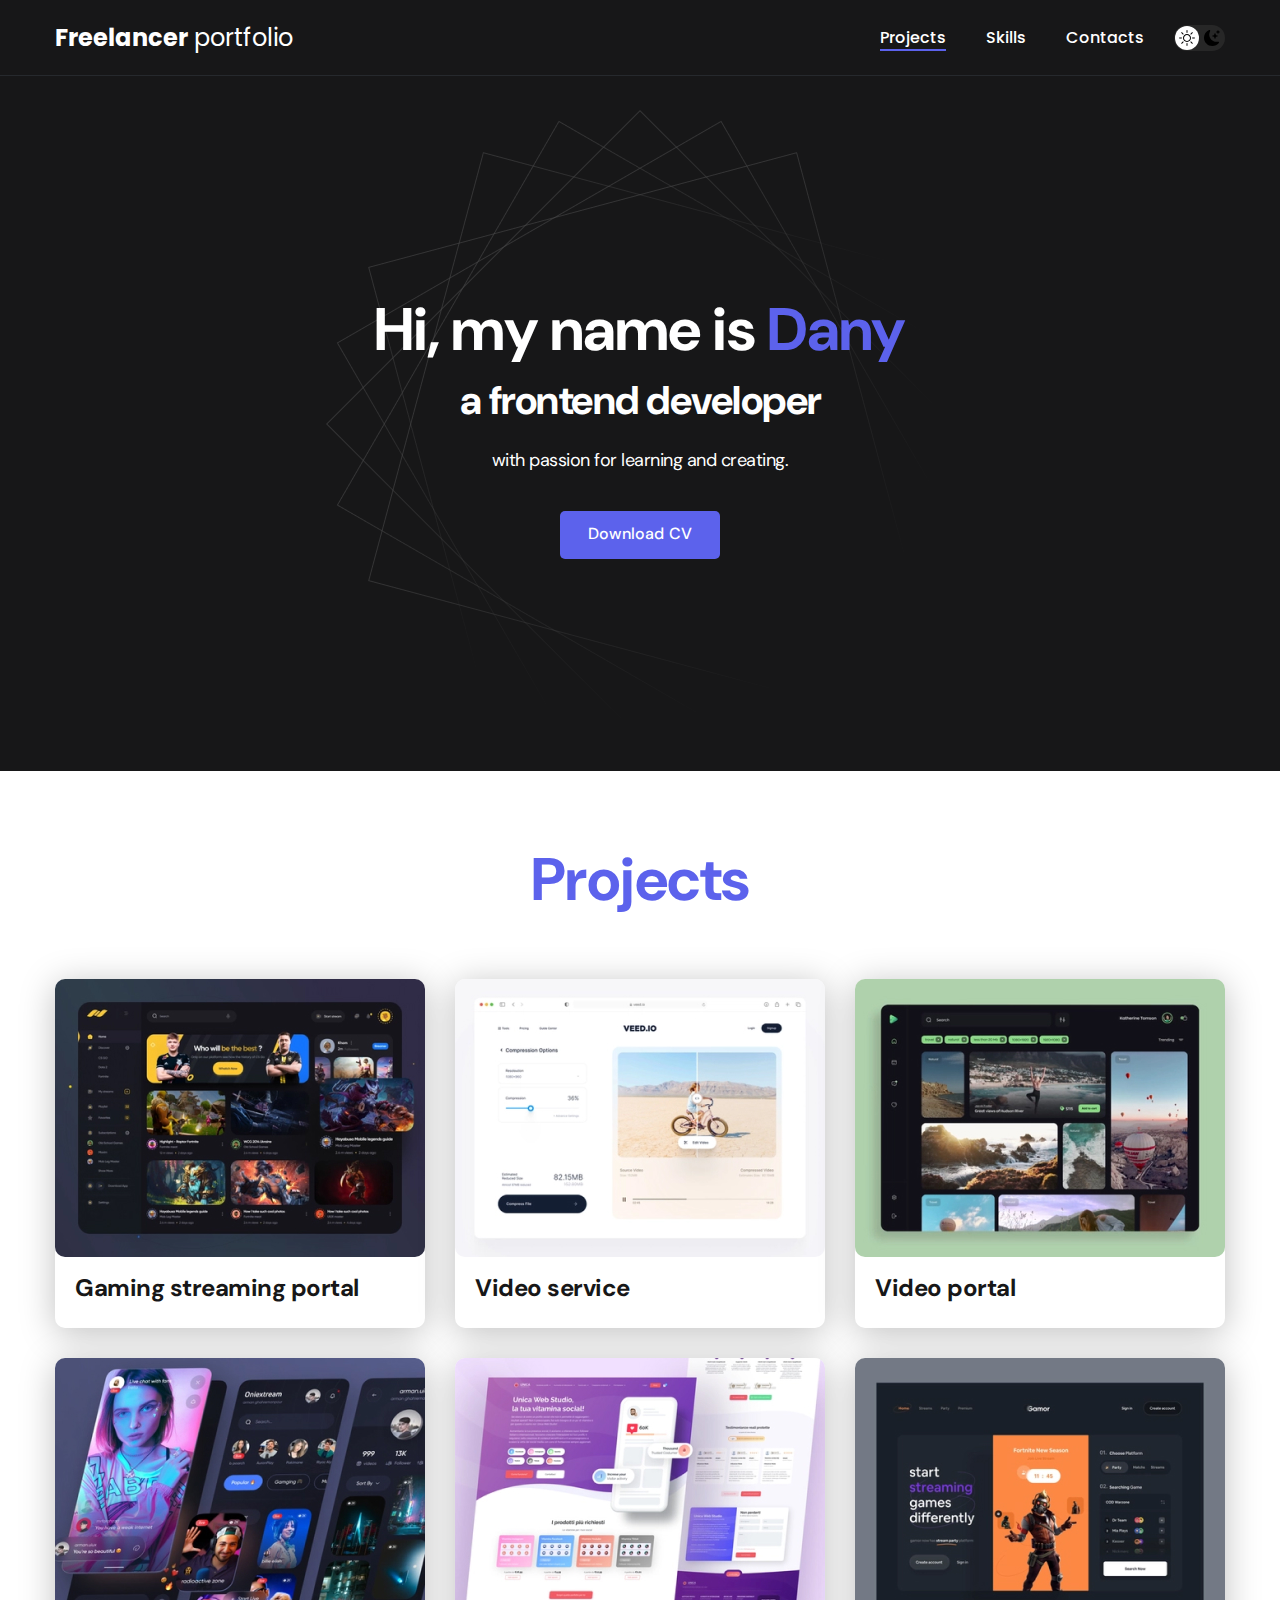
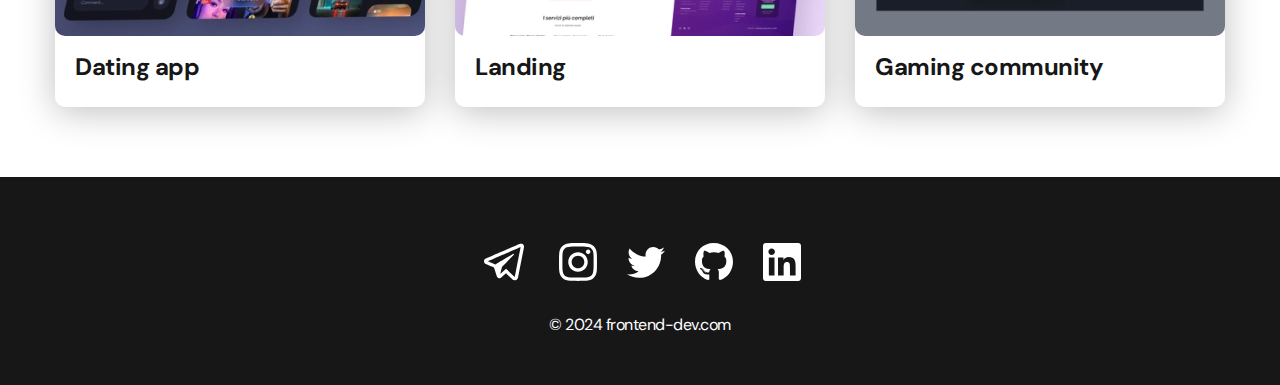
<file: index.html>
<!DOCTYPE html>
<html lang="en">
<head>
    <meta charset="UTF-8">
    <meta http-equiv="X-UA-Compatible" content="IE=edge">
    <meta name="viewport" content="width=device-width, initial-scale=1.0">
    <title>Freelancer portfolio</title>
    <link rel="stylesheet" href="./css/main.css">
</head>

<body class="">
    <nav class="nav">
        <div class="container">
            <div class="nav-row">
                <a href="index.html" class="logo"><strong>Freelancer</strong> portfolio</a>
                <!-- <img src="./img/icons/logo_icon.png" alt="icon" class="logo_icon"> -->
                <button class="dark-mode-btn">
                    <img src="./img/icons/sun.svg" alt="Light mode" class="dark-mode-btn__icon">
                    <img src="./img/icons/moon.svg" alt="Dark mode" class="dark-mode-btn__icon">
                </button>


                <ul class="nav-list">
                    <li class="nav-list__item"><a href="./index.html" class="nav-list__link nav-list__link--active">Projects</a></li>
                    <li class="nav-list__item"><a href="./skills.html" class="nav-list__link">Skills</a></li>
                    <li class="nav-list__item"><a href="./contacts.html" class="nav-list__link">Contacts</a></li>
                </ul>
            </div>
        </div>
        
    </nav>



    <header class="header ">        
            <div class="header__wrapper">
                <h1 class="header__title">
                    <strong>Hi, my name is <em>Dany</em></strong><br>
                    a frontend developer
                </h1>
                <div class="header__text">
                    <p>with passion for learning and creating.</p>
                </div>
                <a href="#!" class="btn">Download CV</a>
            </div>   
    </header>

    <main class="section">
        <div class="container">
            <h2 class="title-1">Projects</h2>
            <ul class="projects">
                 <li class="project">
                    <a href="./project-page-01.html">
                        <img src="./img/projects/01.jpg" alt="Project img" class="project__img">
                        <h3 class="project__title">Gaming streaming portal</h3>
                    </a>
                </li>
                <li class="project">
                    <a href="./project-page-02.html">
                        <img src="./img/projects/02.jpg" alt="Project img" class="project__img">
                        <h3 class="project__title">Video service</h3>
                    </a>
                </li>
                <li class="project">
                    <a href="./project-page-03.html">
                        <img src="./img/projects/03.jpg" alt="Project img" class="project__img">
                        <h3 class="project__title">Video portal</h3>
                    </a>
                </li>
                <li class="project">
                    <a href="./project-page-04.html">  
                        <img src="./img/projects/04.jpg" alt="Project img" class="project__img">
                        <h3 class="project__title">Dating app</h3>
                    </a>  
                </li>
                <li class="project">
                    <a href="./project-page-05.html"> 
                        <img src="./img/projects/05.jpg" alt="Project img" class="project__img">
                        <h3 class="project__title">Landing</h3>
                    </a>
                </li>
                <li class="project">
                    <a href="./project-page-06.html">
                        <img src="./img/projects/06.jpg" alt="Project img" class="project__img">
                        <h3 class="project__title">Gaming community</h3>
                    </a>
                </li>
            </ul>
        </div>
    </main>

    <footer class="footer">
        <div class="container">
            <div class="footer__wrapper">
                <ul class="social">
                    <li class="social__item telegram_link"><a href="https://web.telegram.org/a/"><img src="./img/icons/telegram3.svg" alt="Link"></a></li>
                    <li class="social__item"><a href="https://www.instagram.com/"><img src="./img/icons/instagram.svg" alt="Link"></a></li>
                    <li class="social__item"><a href="https://x.com/home"><img src="./img/icons/twitter.svg" alt="Link"></a></li>
                    <li class="social__item"><a href="https://github.com/"><img src="./img/icons/gitHub.svg" alt="Link"></a></li>
                    <li class="social__item"><a href="https://www.linkedin.com/feed/"><img src="./img/icons/linkedIn.svg" alt="Link"></a></li>
                </ul>
                <div class="copyright">
                    <p>© 2024 frontend-dev.com</p>
                </div>
            </div>
        </div>
    </footer>

    <script src="./js/main.js"></script>

</body>

</html>
</file>
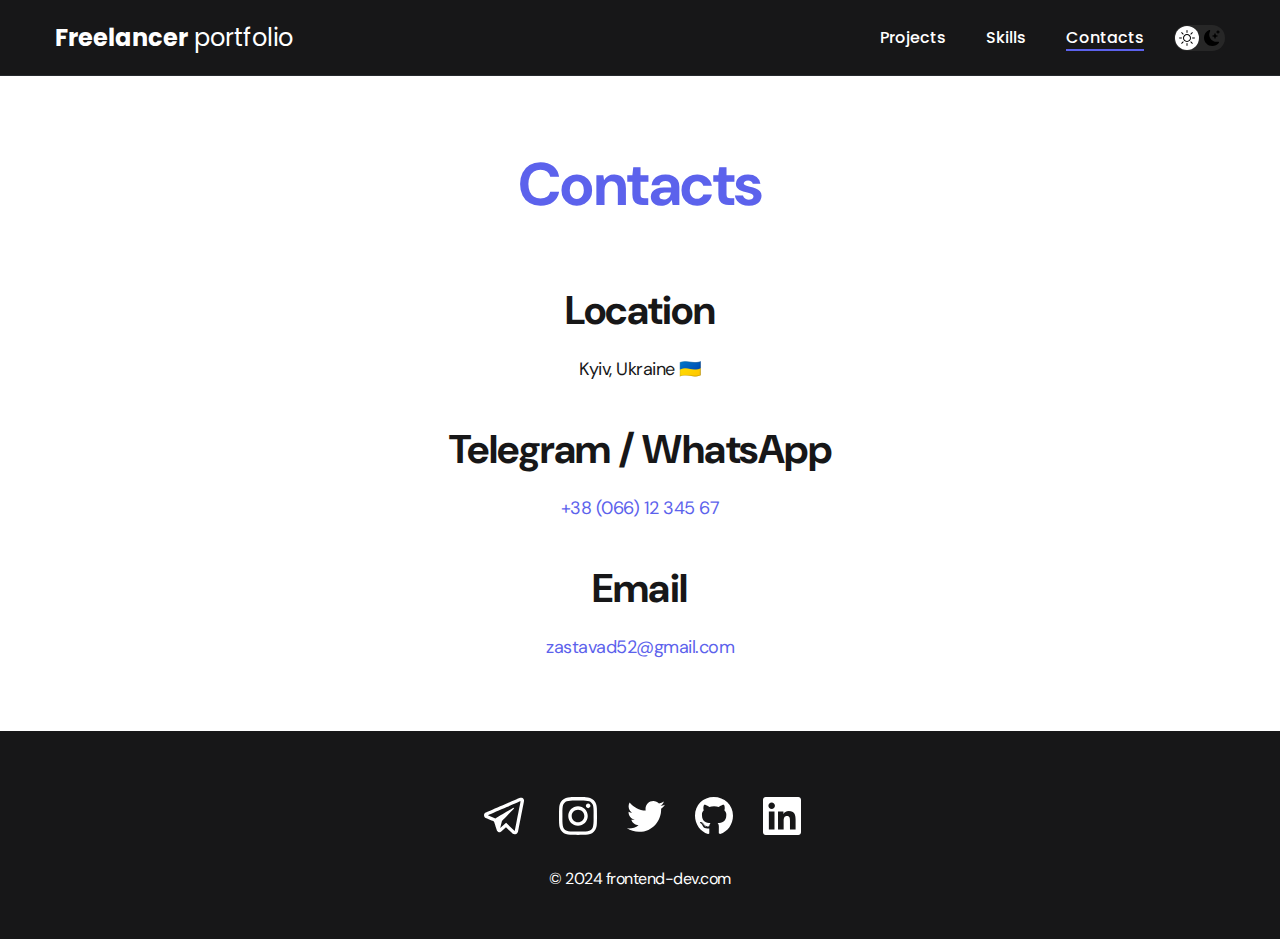
<file: contacts.html>
<!DOCTYPE html>
<html lang="en">
<head>
    <meta charset="UTF-8">
    <meta http-equiv="X-UA-Compatible" content="IE=edge">
    <meta name="viewport" content="width=device-width, initial-scale=1.0">
    <title>Freelancer portfolio</title>
    <link rel="stylesheet" href="css/main.css">
</head>

<body>
    <nav class="nav">
        <div class="container">
            <div class="nav-row">
                <a href="./index.html" class="logo"><strong>Freelancer</strong> portfolio</a>

                <button class="dark-mode-btn">
                    <img src="./img/icons/sun.svg" alt="Light mode" class="dark-mode-btn__icon">
                    <img src="./img/icons/moon.svg" alt="Dark mode" class="dark-mode-btn__icon">
                </button>

                <ul class="nav-list">
                    <li class="nav-list__item"><a href="./index.html" class="nav-list__link">Projects</a></li>
                    <li class="nav-list__item"><a href="./skills.html" class="nav-list__link">Skills</a></li>
                    <li class="nav-list__item"><a href="./contacts.html" class="nav-list__link nav-list__link--active">Contacts</a></li>
                </ul>
            </div>
        </div>
        
    </nav>

    <main class="section">
        <div class="container">
                <h1 class="title-1">Contacts</h1>

                <ul class="content-list">

                    <li class="content-list__item">
                        <h2 class="title-2">Location</h2>
                        <p>Kyiv, Ukraine 🇺🇦</p>
                    </li>

                    <li class="content-list__item">
                        <h2 class="title-2">Telegram / WhatsApp</h2>
                        <p><a href="tel:+380661234567">+38 (066) 12 345 67</a></p>
                    </li>
               
                    <li class="content-list__item">
                        <h2 class="title-2">Email</h2>
                        <p> <a href="malito:zastavad52@gmail.com">zastavad52@gmail.com</a></p>
                    </li>
                </ul>

                
                
               
                 
                
                
                

        </div>
    </main>

    <footer class="footer">
        <div class="container">
            <div class="footer__wrapper">
                <ul class="social">
                    <li class="social__item telegram_link"><a href="https://web.telegram.org/a/"><img src="./img/icons/telegram3.svg" alt="Link"></a></li>
                    <li class="social__item"><a href="https://www.instagram.com/"><img src="./img/icons/instagram.svg" alt="Link"></a></li>
                    <li class="social__item"><a href="https://x.com/home"><img src="./img/icons/twitter.svg" alt="Link"></a></li>
                    <li class="social__item"><a href="https://github.com/"><img src="./img/icons/gitHub.svg" alt="Link"></a></li>
                    <li class="social__item"><a href="https://www.linkedin.com/feed/"><img src="./img/icons/linkedIn.svg" alt="Link"></a></li>
                </ul>
                <div class="copyright">
                    <p>© 2024 frontend-dev.com</p>
                </div>
            </div>
        </div>
    </footer>

    <script src="./js/main.js"></script>

</body>

</html>
</file>
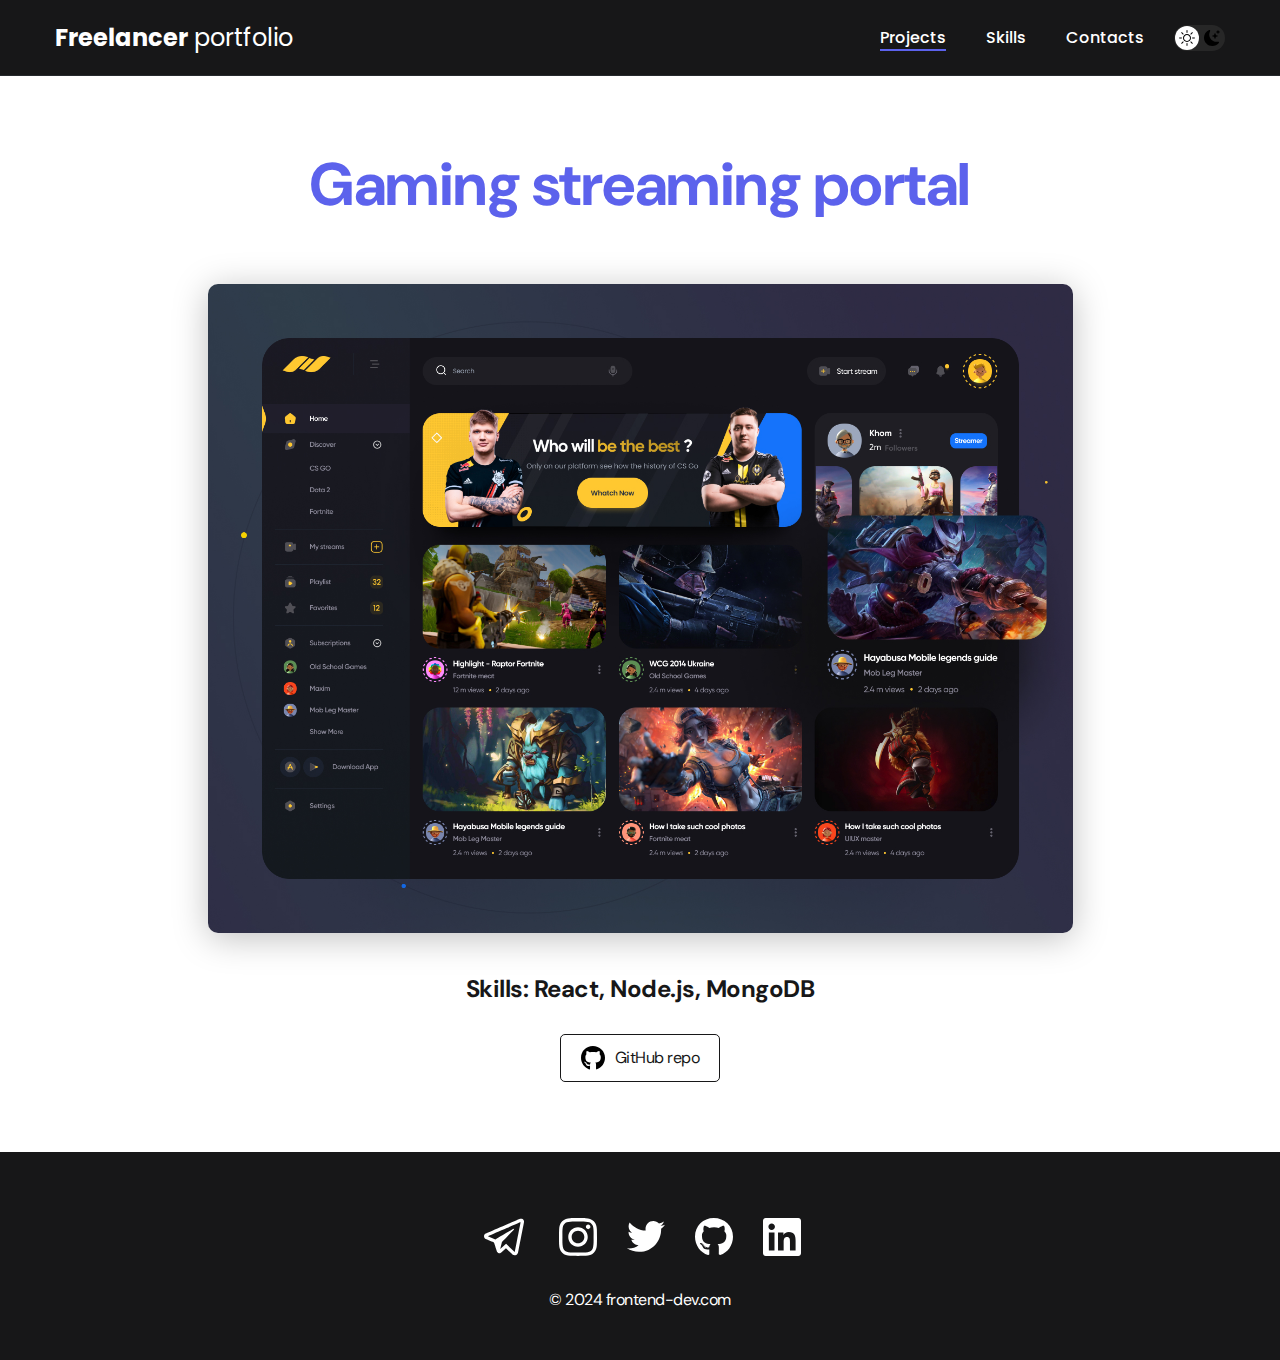
<file: project-page-01.html>
<!DOCTYPE html>
<html lang="en">
<head>
    <meta charset="UTF-8">
    <meta http-equiv="X-UA-Compatible" content="IE=edge">
    <meta name="viewport" content="width=device-width, initial-scale=1.0">
    <title>Freelancer portfolio</title>
    <link rel="stylesheet" href="css/main.css">
</head>

<body>
    <nav class="nav">
        <div class="container">
            <div class="nav-row">
                <a href="./index.html" class="logo"><strong>Freelancer</strong> portfolio</a>

                <button class="dark-mode-btn">
                    <img src="./img/icons/sun.svg" alt="Light mode" class="dark-mode-btn__icon">
                    <img src="./img/icons/moon.svg" alt="Dark mode" class="dark-mode-btn__icon">
                </button>

                <ul class="nav-list">
                    <li class="nav-list__item"><a href="./index.html" class="nav-list__link nav-list__link--active">Projects</a></li>
                    <li class="nav-list__item"><a href="./skills.html" class="nav-list__link">Skills</a></li>
                    <li class="nav-list__item"><a href="./contacts.html" class="nav-list__link">Contacts</a></li>
                </ul>
            </div>
        </div>
        
    </nav>

    <main class="section">
        <div class="container">
            <div class="project-details">

                <h1 class="title-1">Gaming streaming portal</h1>
                
                <img src="./img/projects/01-big.jpg" alt="" class="project-details__cover">

                <div class="project-details__desc">
                    <p>Skills: React, Node.js, MongoDB</p>
                </div>

                <a href="#!" class="btn-outline">
                    <img src="./img/icons/gitHub-black.svg" alt="">
                    GitHub repo
                </a>

            </div>
        </div>
    </main>

    <footer class="footer">
        <div class="container">
            <div class="footer__wrapper">
                <ul class="social">
                    <li class="social__item telegram_link"><a href="https://web.telegram.org/a/"><img src="./img/icons/telegram3.svg" alt="Link"></a></li>
                    <li class="social__item"><a href="https://www.instagram.com/"><img src="./img/icons/instagram.svg" alt="Link"></a></li>
                    <li class="social__item"><a href="https://x.com/home"><img src="./img/icons/twitter.svg" alt="Link"></a></li>
                    <li class="social__item"><a href="https://github.com/"><img src="./img/icons/gitHub.svg" alt="Link"></a></li>
                    <li class="social__item"><a href="https://www.linkedin.com/feed/"><img src="./img/icons/linkedIn.svg" alt="Link"></a></li>
                </ul>
                <div class="copyright">
                    <p>© 2024 frontend-dev.com</p>
                </div>
            </div>
        </div>
    </footer>

    <script src="./js/main.js"></script>

</body>

</html>
</file>
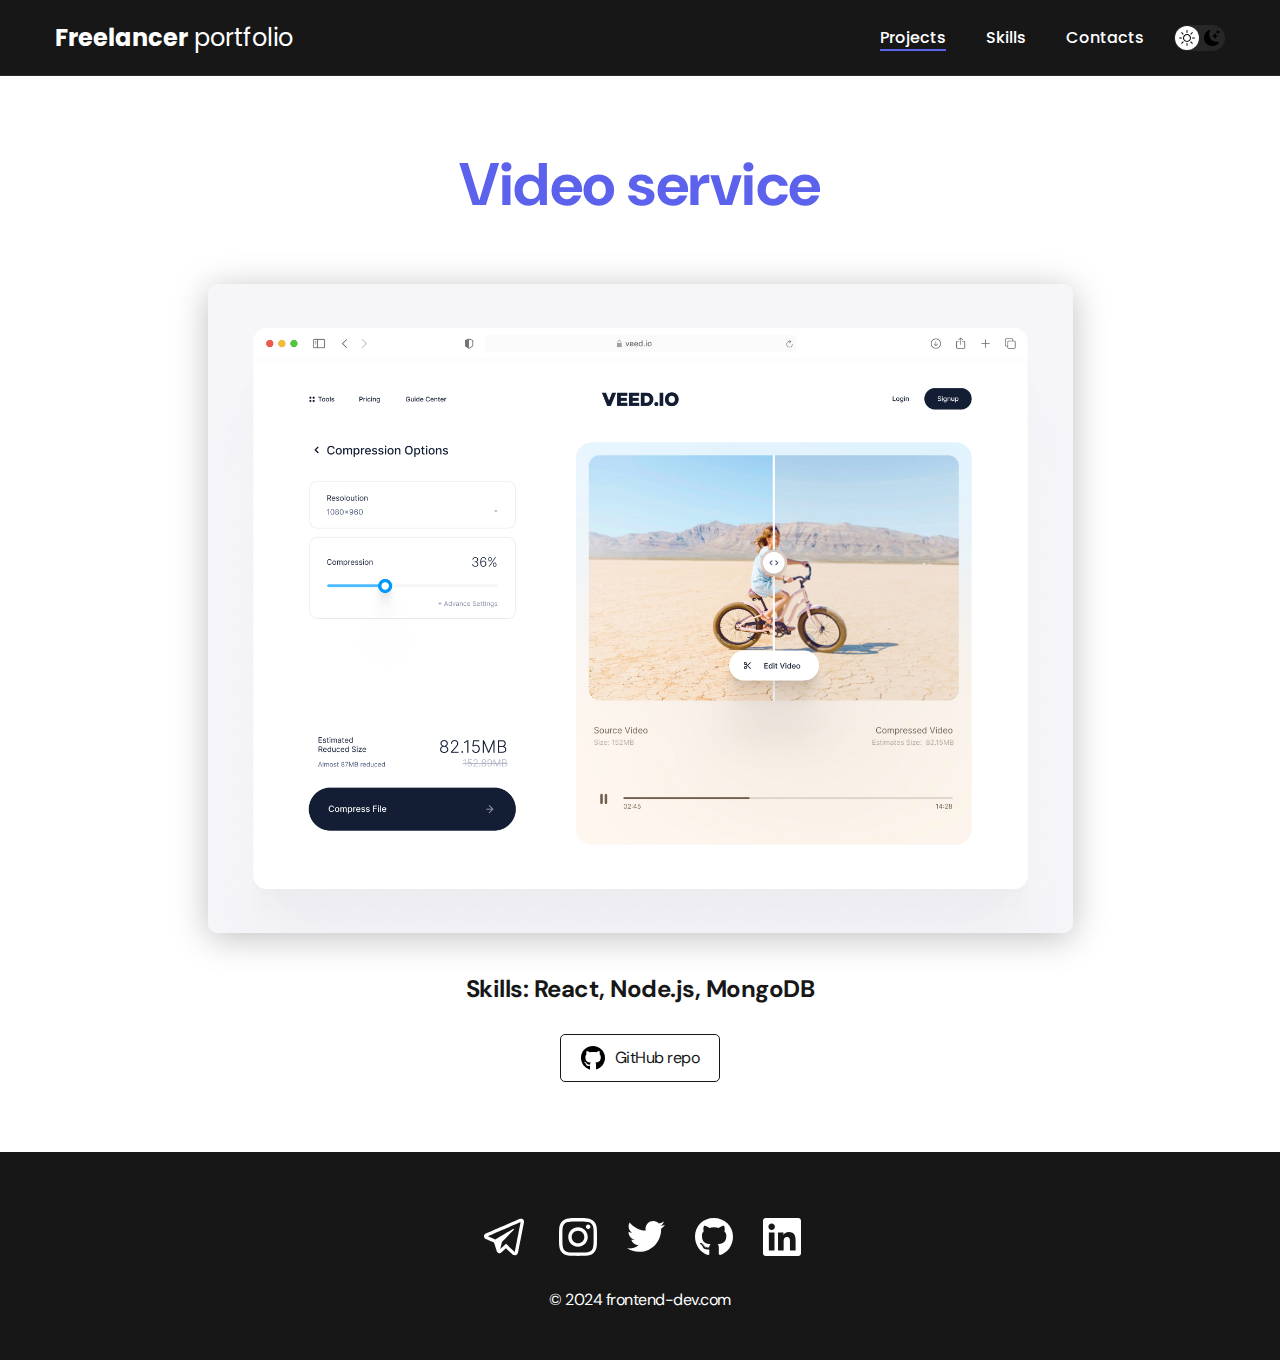
<file: project-page-02.html>
<!DOCTYPE html>
<html lang="en">
<head>
    <meta charset="UTF-8">
    <meta http-equiv="X-UA-Compatible" content="IE=edge">
    <meta name="viewport" content="width=device-width, initial-scale=1.0">
    <title>Freelancer portfolio</title>
    <link rel="stylesheet" href="css/main.css">
</head>

<body>
    <nav class="nav">
        <div class="container">
            <div class="nav-row">
                <a href="./index.html" class="logo"><strong>Freelancer</strong> portfolio</a>

                <button class="dark-mode-btn">
                    <img src="./img/icons/sun.svg" alt="Light mode" class="dark-mode-btn__icon">
                    <img src="./img/icons/moon.svg" alt="Dark mode" class="dark-mode-btn__icon">
                </button>

                <ul class="nav-list">
                    <li class="nav-list__item"><a href="./index.html" class="nav-list__link nav-list__link--active">Projects</a></li>
                    <li class="nav-list__item"><a href="./skills.html" class="nav-list__link">Skills</a></li>
                    <li class="nav-list__item"><a href="./contacts.html" class="nav-list__link">Contacts</a></li>
                </ul>
            </div>
        </div>
        
    </nav>

    <main class="section">
        <div class="container">
            <div class="project-details">

                <h1 class="title-1">Video service</h1>
                
                <img src="./img/projects/02-big.jpg" alt="" class="project-details__cover">

                <div class="project-details__desc">
                    <p>Skills: React, Node.js, MongoDB</p>
                </div>

                <a href="#!" class="btn-outline">
                    <img src="./img/icons/gitHub-black.svg" alt="">
                    GitHub repo
                </a>

            </div>
        </div>
    </main>

    <footer class="footer">
        <div class="container">
            <div class="footer__wrapper">
                <ul class="social">
                    <li class="social__item telegram_link"><a href="https://web.telegram.org/a/"><img src="./img/icons/telegram3.svg" alt="Link"></a></li>
                    <li class="social__item"><a href="https://www.instagram.com/"><img src="./img/icons/instagram.svg" alt="Link"></a></li>
                    <li class="social__item"><a href="https://x.com/home"><img src="./img/icons/twitter.svg" alt="Link"></a></li>
                    <li class="social__item"><a href="https://github.com/"><img src="./img/icons/gitHub.svg" alt="Link"></a></li>
                    <li class="social__item"><a href="https://www.linkedin.com/feed/"><img src="./img/icons/linkedIn.svg" alt="Link"></a></li>
                </ul>
                <div class="copyright">
                    <p>© 2024 frontend-dev.com</p>
                </div>
            </div>
        </div>
    </footer>

    <script src="./js/main.js"></script>

</body>

</html>
</file>
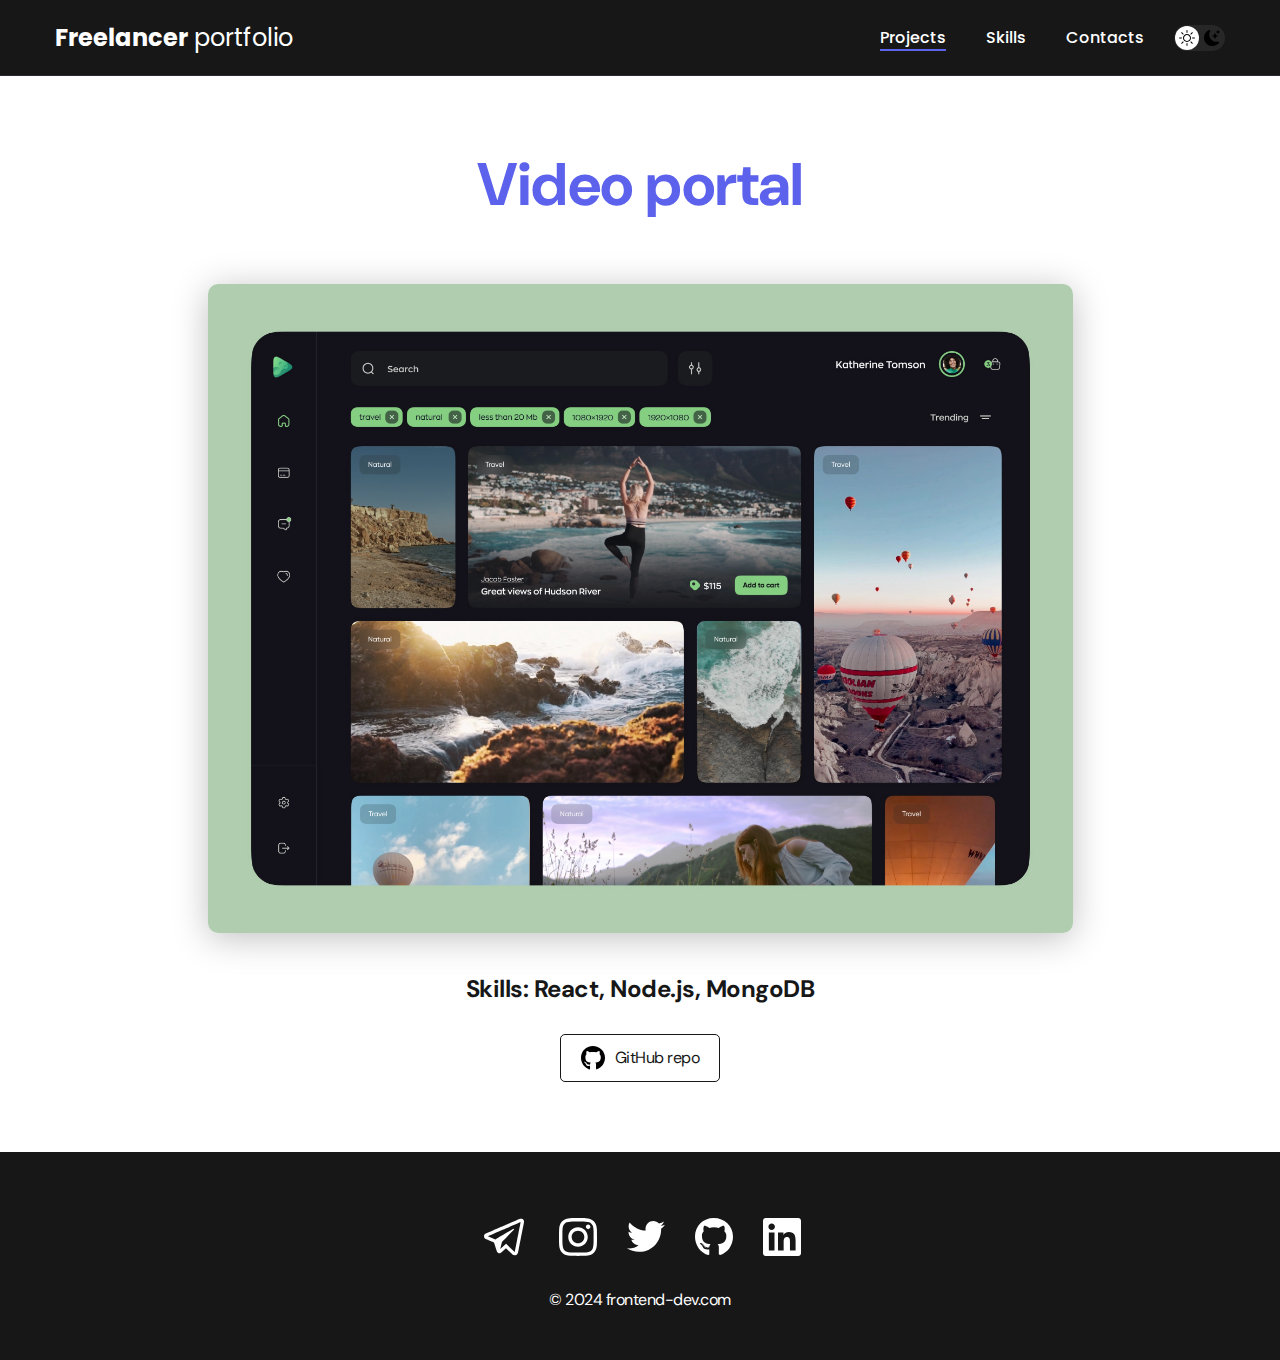
<file: project-page-03.html>
<!DOCTYPE html>
<html lang="en">
<head>
    <meta charset="UTF-8">
    <meta http-equiv="X-UA-Compatible" content="IE=edge">
    <meta name="viewport" content="width=device-width, initial-scale=1.0">
    <title>Freelancer portfolio</title>
    <link rel="stylesheet" href="css/main.css">
</head>

<body>
    <nav class="nav">
        <div class="container">
            <div class="nav-row">
                <a href="./index.html" class="logo"><strong>Freelancer</strong> portfolio</a>

                <button class="dark-mode-btn">
                    <img src="./img/icons/sun.svg" alt="Light mode" class="dark-mode-btn__icon">
                    <img src="./img/icons/moon.svg" alt="Dark mode" class="dark-mode-btn__icon">
                </button>

                <ul class="nav-list">
                    <li class="nav-list__item"><a href="./index.html" class="nav-list__link nav-list__link--active">Projects</a></li>
                    <li class="nav-list__item"><a href="./skills.html" class="nav-list__link">Skills</a></li>
                    <li class="nav-list__item"><a href="./contacts.html" class="nav-list__link">Contacts</a></li>
                </ul>
            </div>
        </div>
        
    </nav>

    <main class="section">
        <div class="container">
            <div class="project-details">

                <h1 class="title-1">Video portal</h1>
                
                <img src="./img/projects/03-big.jpg" alt="" class="project-details__cover">

                <div class="project-details__desc">
                    <p>Skills: React, Node.js, MongoDB</p>
                </div>

                <a href="#!" class="btn-outline">
                    <img src="./img/icons/gitHub-black.svg" alt="">
                    GitHub repo
                </a>

            </div>
        </div>
    </main>

    <footer class="footer">
        <div class="container">
            <div class="footer__wrapper">
                <ul class="social">
                    <li class="social__item telegram_link"><a href="https://web.telegram.org/a/"><img src="./img/icons/telegram3.svg" alt="Link"></a></li>
                    <li class="social__item"><a href="https://www.instagram.com/"><img src="./img/icons/instagram.svg" alt="Link"></a></li>
                    <li class="social__item"><a href="https://x.com/home"><img src="./img/icons/twitter.svg" alt="Link"></a></li>
                    <li class="social__item"><a href="https://github.com/"><img src="./img/icons/gitHub.svg" alt="Link"></a></li>
                    <li class="social__item"><a href="https://www.linkedin.com/feed/"><img src="./img/icons/linkedIn.svg" alt="Link"></a></li>
                </ul>
                <div class="copyright">
                    <p>© 2024 frontend-dev.com</p>
                </div>
            </div>
        </div>
    </footer>

    <script src="./js/main.js"></script>

</body>

</html>
</file>
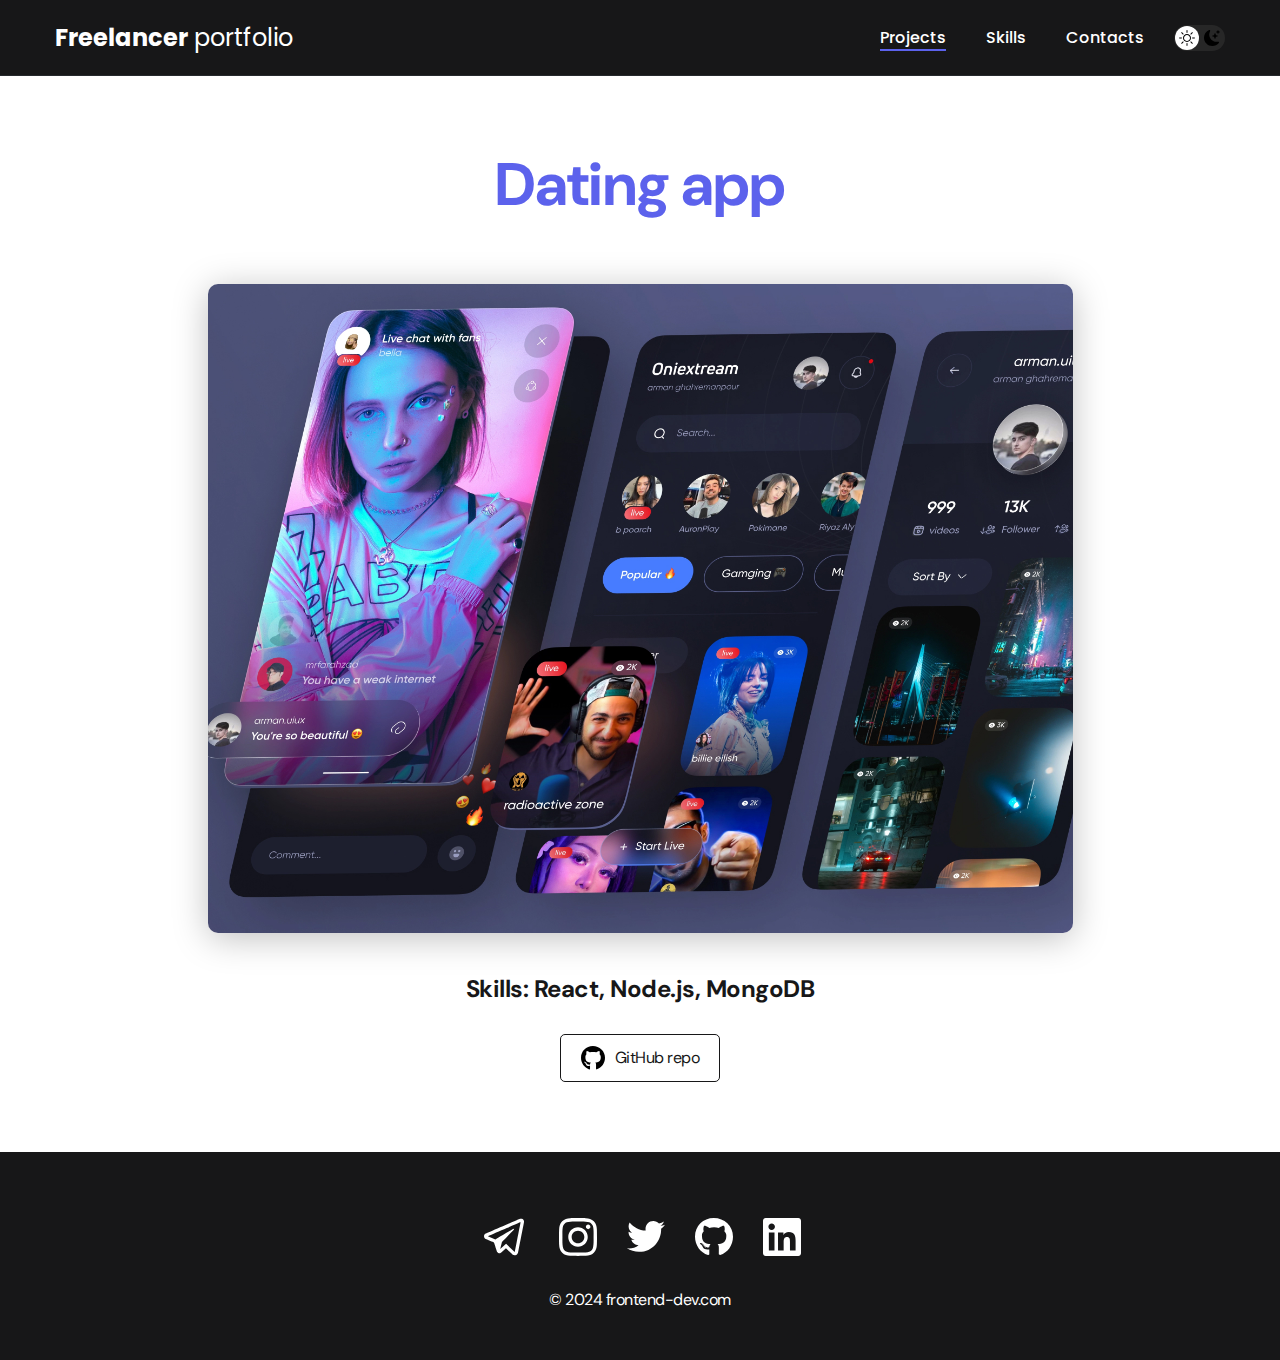
<file: project-page-04.html>
<!DOCTYPE html>
<html lang="en">
<head>
    <meta charset="UTF-8">
    <meta http-equiv="X-UA-Compatible" content="IE=edge">
    <meta name="viewport" content="width=device-width, initial-scale=1.0">
    <title>Freelancer portfolio</title>
    <link rel="stylesheet" href="css/main.css">
</head>

<body>
    <nav class="nav">
        <div class="container">
            <div class="nav-row">
                <a href="./index.html" class="logo"><strong>Freelancer</strong> portfolio</a>

                <button class="dark-mode-btn">
                    <img src="./img/icons/sun.svg" alt="Light mode" class="dark-mode-btn__icon">
                    <img src="./img/icons/moon.svg" alt="Dark mode" class="dark-mode-btn__icon">
                </button>

                <ul class="nav-list">
                    <li class="nav-list__item"><a href="./index.html" class="nav-list__link nav-list__link--active">Projects</a></li>
                    <li class="nav-list__item"><a href="./skills.html" class="nav-list__link">Skills</a></li>
                    <li class="nav-list__item"><a href="./contacts.html" class="nav-list__link">Contacts</a></li>
                </ul>
            </div>
        </div>
        
    </nav>

    <main class="section">
        <div class="container">
            <div class="project-details">

                <h1 class="title-1">Dating app</h1>
                
                <img src="./img/projects/04-big.jpg" alt="" class="project-details__cover">

                <div class="project-details__desc">
                    <p>Skills: React, Node.js, MongoDB</p>
                </div>

                <a href="#!" class="btn-outline">
                    <img src="./img/icons/gitHub-black.svg" alt="">
                    GitHub repo
                </a>

            </div>
        </div>
    </main>

    <footer class="footer">
        <div class="container">
            <div class="footer__wrapper">
                <ul class="social">
                    <li class="social__item telegram_link"><a href="https://web.telegram.org/a/"><img src="./img/icons/telegram3.svg" alt="Link"></a></li>
                    <li class="social__item"><a href="https://www.instagram.com/"><img src="./img/icons/instagram.svg" alt="Link"></a></li>
                    <li class="social__item"><a href="https://x.com/home"><img src="./img/icons/twitter.svg" alt="Link"></a></li>
                    <li class="social__item"><a href="https://github.com/"><img src="./img/icons/gitHub.svg" alt="Link"></a></li>
                    <li class="social__item"><a href="https://www.linkedin.com/feed/"><img src="./img/icons/linkedIn.svg" alt="Link"></a></li>
                </ul>
                <div class="copyright">
                    <p>© 2024 frontend-dev.com</p>
                </div>
            </div>
        </div>
    </footer>

    <script src="./js/main.js"></script>

</body>

</html>
</file>
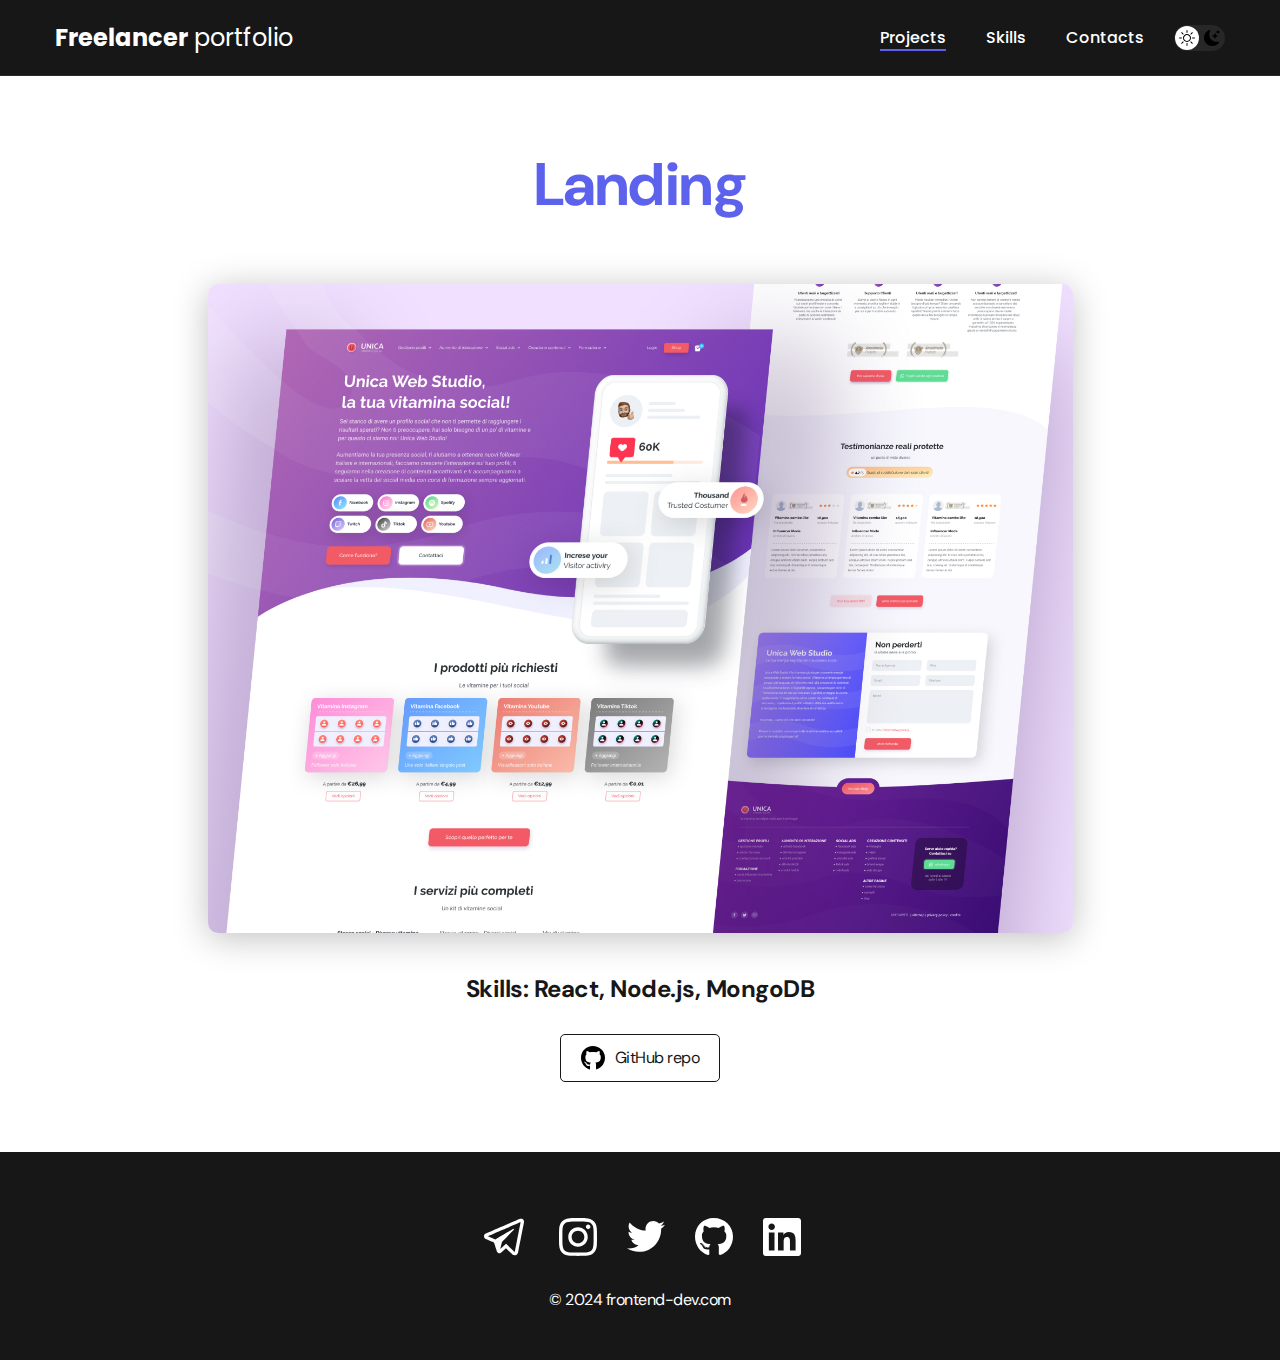
<file: project-page-05.html>
<!DOCTYPE html>
<html lang="en">
<head>
    <meta charset="UTF-8">
    <meta http-equiv="X-UA-Compatible" content="IE=edge">
    <meta name="viewport" content="width=device-width, initial-scale=1.0">
    <title>Freelancer portfolio</title>
    <link rel="stylesheet" href="css/main.css">
</head>

<body>
    <nav class="nav">
        <div class="container">
            <div class="nav-row">
                <a href="/index.html" class="logo"><strong>Freelancer</strong> portfolio</a>

                <button class="dark-mode-btn">
                    <img src="./img/icons/sun.svg" alt="Light mode" class="dark-mode-btn__icon">
                    <img src="./img/icons/moon.svg" alt="Dark mode" class="dark-mode-btn__icon">
                </button>

                <ul class="nav-list">
                    <li class="nav-list__item"><a href="./index.html" class="nav-list__link nav-list__link--active">Projects</a></li>
                    <li class="nav-list__item"><a href="./skills.html" class="nav-list__link">Skills</a></li>
                    <li class="nav-list__item"><a href="./contacts.html" class="nav-list__link">Contacts</a></li>
                </ul>
            </div>
        </div>
        
    </nav>

    <main class="section">
        <div class="container">
            <div class="project-details">

                <h1 class="title-1">Landing</h1>
                
                <img src="./img/projects/05-big.jpg" alt="" class="project-details__cover">

                <div class="project-details__desc">
                    <p>Skills: React, Node.js, MongoDB</p>
                </div>

                <a href="#!" class="btn-outline">
                    <img src="./img/icons/gitHub-black.svg" alt="">
                    GitHub repo
                </a>

            </div>
        </div>
    </main>

    <footer class="footer">
        <div class="container">
            <div class="footer__wrapper">
                <ul class="social">
                    <li class="social__item telegram_link"><a href="https://web.telegram.org/a/"><img src="./img/icons/telegram3.svg" alt="Link"></a></li>
                    <li class="social__item"><a href="https://www.instagram.com/"><img src="./img/icons/instagram.svg" alt="Link"></a></li>
                    <li class="social__item"><a href="https://x.com/home"><img src="./img/icons/twitter.svg" alt="Link"></a></li>
                    <li class="social__item"><a href="https://github.com/"><img src="./img/icons/gitHub.svg" alt="Link"></a></li>
                    <li class="social__item"><a href="https://www.linkedin.com/feed/"><img src="./img/icons/linkedIn.svg" alt="Link"></a></li>
                </ul>
                <div class="copyright">
                    <p>© 2024 frontend-dev.com</p>
                </div>
            </div>
        </div>
    </footer>

    <script src="./js/main.js"></script>

</body>

</html>
</file>
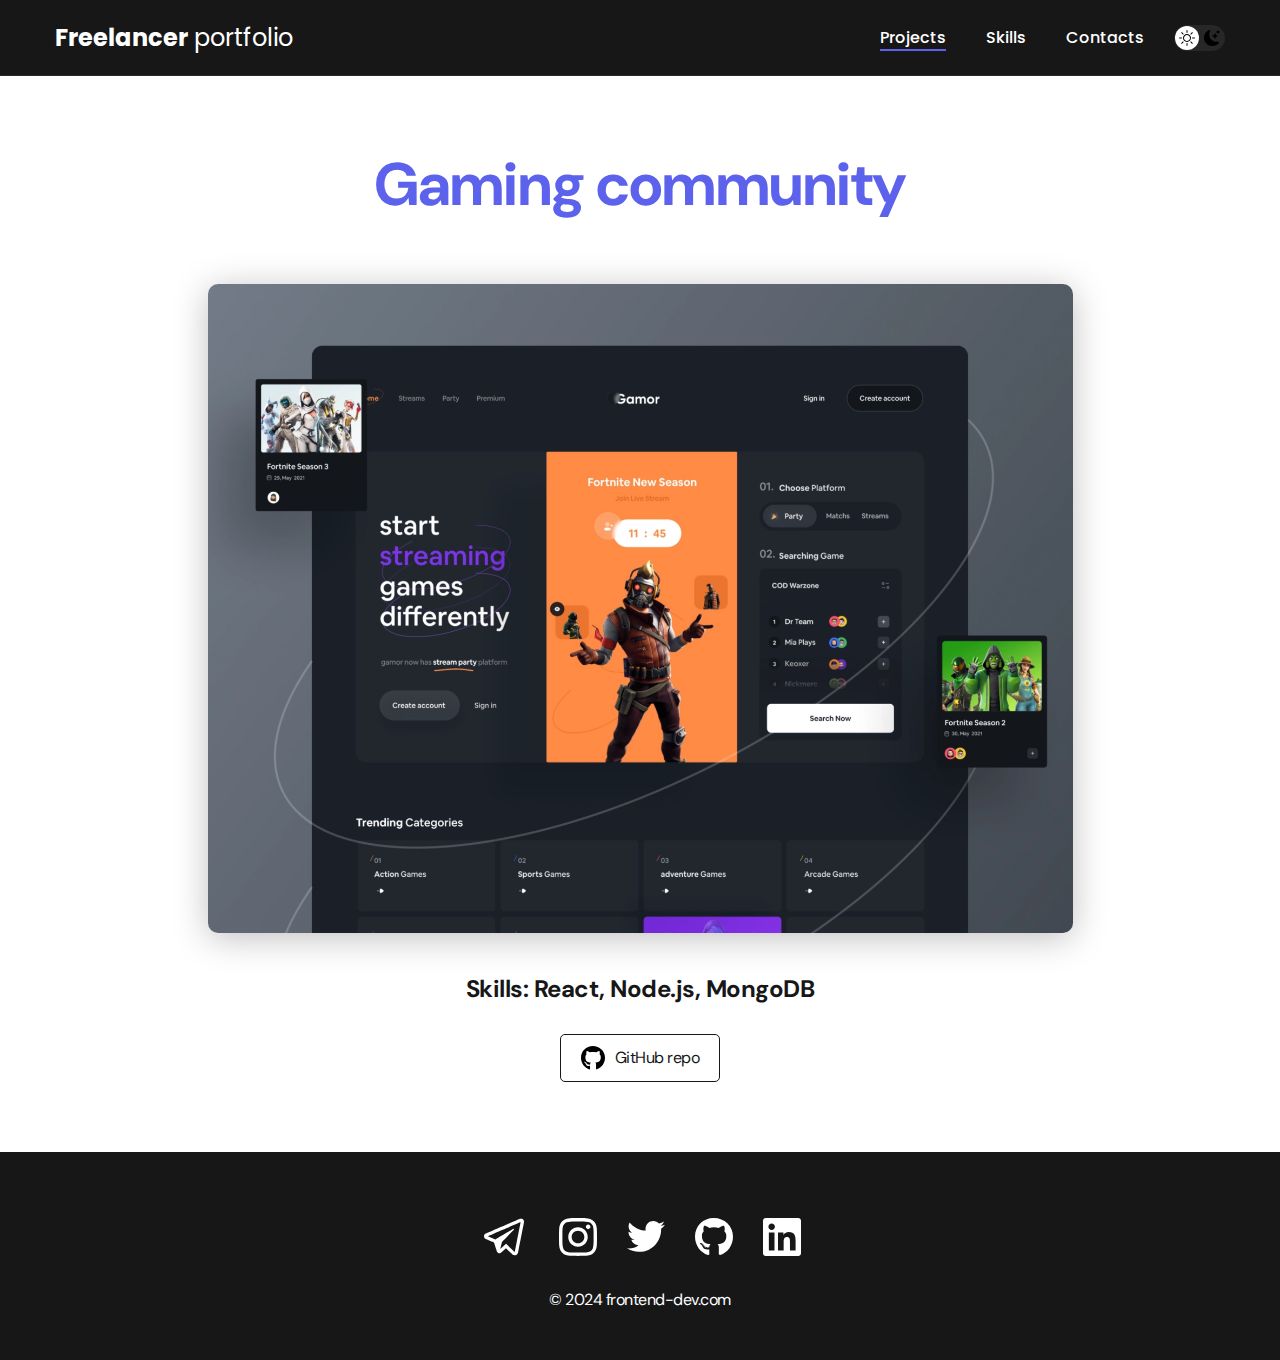
<file: project-page-06.html>
<!DOCTYPE html>
<html lang="en">
<head>
    <meta charset="UTF-8">
    <meta http-equiv="X-UA-Compatible" content="IE=edge">
    <meta name="viewport" content="width=device-width, initial-scale=1.0">
    <title>Freelancer portfolio</title>
    <link rel="stylesheet" href="css/main.css">
</head>

<body>
    <nav class="nav">
        <div class="container">
            <div class="nav-row">
                <a href="/index.html" class="logo"><strong>Freelancer</strong> portfolio</a>

                <button class="dark-mode-btn">
                    <img src="./img/icons/sun.svg" alt="Light mode" class="dark-mode-btn__icon">
                    <img src="./img/icons/moon.svg" alt="Dark mode" class="dark-mode-btn__icon">
                </button>

                <ul class="nav-list">
                    <li class="nav-list__item"><a href="./index.html" class="nav-list__link nav-list__link--active">Projects</a></li>
                    <li class="nav-list__item"><a href="./skills.html" class="nav-list__link">Skills</a></li>
                    <li class="nav-list__item"><a href="./contacts.html" class="nav-list__link">Contacts</a></li>
                </ul>
            </div>
        </div>
        
    </nav>

    <main class="section">
        <div class="container">
            <div class="project-details">

                <h1 class="title-1">Gaming community</h1>
                
                <img src="./img/projects/06-big.jpg" alt="" class="project-details__cover">

                <div class="project-details__desc">
                    <p>Skills: React, Node.js, MongoDB</p>
                </div>

                <a href="#!" class="btn-outline">
                    <img src="./img/icons/gitHub-black.svg" alt="">
                    GitHub repo
                </a>

            </div>
        </div>
    </main>

    <footer class="footer">
        <div class="container">
            <div class="footer__wrapper">
                <ul class="social">
                    <li class="social__item telegram_link"><a href="https://web.telegram.org/a/"><img src="./img/icons/telegram3.svg" alt="Link"></a></li>
                    <li class="social__item"><a href="https://www.instagram.com/"><img src="./img/icons/instagram.svg" alt="Link"></a></li>
                    <li class="social__item"><a href="https://x.com/home"><img src="./img/icons/twitter.svg" alt="Link"></a></li>
                    <li class="social__item"><a href="https://github.com/"><img src="./img/icons/gitHub.svg" alt="Link"></a></li>
                    <li class="social__item"><a href="https://www.linkedin.com/feed/"><img src="./img/icons/linkedIn.svg" alt="Link"></a></li>
                </ul>
                <div class="copyright">
                    <p>© 2024 frontend-dev.com</p>
                </div>
            </div>
        </div>
    </footer>

    <script src="./js/main.js"></script>

</body>

</html>
</file>
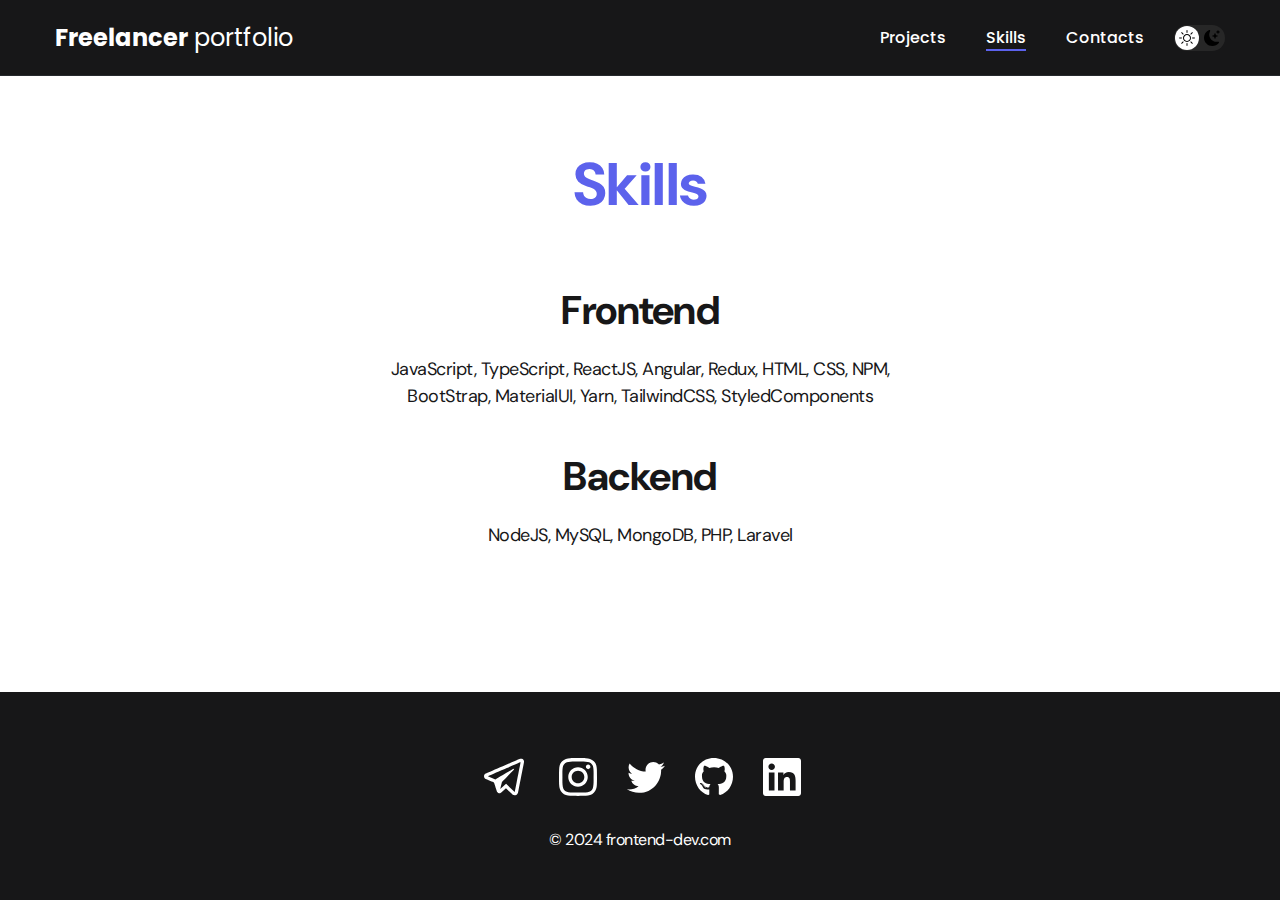
<file: skills.html>
<!DOCTYPE html>
<html lang="en">
<head>
    <meta charset="UTF-8">
    <meta http-equiv="X-UA-Compatible" content="IE=edge">
    <meta name="viewport" content="width=device-width, initial-scale=1.0">
    <title>Freelancer portfolio</title>
    <link rel="stylesheet" href="css/main.css">
</head>

<body>
    <nav class="nav">
        <div class="container">
            <div class="nav-row">
                <a href="./index.html" class="logo"><strong>Freelancer</strong> portfolio</a>

                <button class="dark-mode-btn">
                    <img src="./img/icons/sun.svg" alt="Light mode" class="dark-mode-btn__icon">
                    <img src="./img/icons/moon.svg" alt="Dark mode" class="dark-mode-btn__icon">
                </button>

                <ul class="nav-list">
                    <li class="nav-list__item"><a href="./index.html" class="nav-list__link">Projects</a></li>
                    <li class="nav-list__item"><a href="./skills.html" class="nav-list__link nav-list__link--active">Skills</a></li>
                    <li class="nav-list__item"><a href="./contacts.html" class="nav-list__link">Contacts</a></li>
                </ul>
            </div>
        </div>
        
    </nav>

    <main class="section">
        <div class="container">
                <h1 class="title-1">Skills</h1>

                <ul class="content-list">

                    <li class="content-list__item">
                        <h2 class="title-2">Frontend</h2>
                        <p>JavaScript, TypeScript, ReactJS, Angular, Redux, HTML, CSS, NPM, BootStrap, MaterialUI, Yarn, TailwindCSS, StyledComponents</p>
                    </li>

                    <li class="content-list__item">
                        <h2 class="title-2">Backend</h2>
                        <p>NodeJS, MySQL, MongoDB, PHP, Laravel</p>
                    </li>
                </ul>

                
                
               
                 
                
                
                

        </div>
    </main>

    <footer class="footer">
        <div class="container">
            <div class="footer__wrapper">
                <ul class="social">
                    <li class="social__item telegram_link"><a href="https://web.telegram.org/a/"><img src="./img/icons/telegram3.svg" alt="Link"></a></li>
                    <li class="social__item"><a href="https://www.instagram.com/"><img src="./img/icons/instagram.svg" alt="Link"></a></li>
                    <li class="social__item"><a href="https://x.com/home"><img src="./img/icons/twitter.svg" alt="Link"></a></li>
                    <li class="social__item"><a href="https://github.com/"><img src="./img/icons/gitHub.svg" alt="Link"></a></li>
                    <li class="social__item"><a href="https://www.linkedin.com/feed/"><img src="./img/icons/linkedIn.svg" alt="Link"></a></li>
                </ul>
                <div class="copyright">
                    <p>© 2024 frontend-dev.com</p>
                </div>
            </div>
        </div>
    </footer>

    <script src="./js/main.js"></script>

</body>

</html>
</file>
<file: css/main.css>
@import url(/css/reset.css);
@import url('https://fonts.googleapis.com/css2?family=DM+Sans:opsz,wght@9..40,100..1000&family=Poppins:wght@400;500;700&display=swap');


/*
.poppins-regular {
    font-family: "Poppins", system-ui;
    font-weight: 400;
    font-style: normal;
  }
  
  .poppins-medium {
    font-family: "Poppins", system-ui;
    font-weight: 500;
    font-style: normal;
  }
  
  .poppins-bold {
    font-family: "Poppins", system-ui;
    font-weight: 700;
    font-style: normal;
  }

  // <uniquifier>: Use a unique and descriptive class name
// <weight>: Use a value from 100 to 1000

.dm-sans-<uniquifier> {
  font-family: "DM Sans", sans-serif;
  font-optical-sizing: auto;
  font-weight: <weight>;
  font-style: normal;
}
*/ 


/* 
    border: 1px solid red;
} */


:root {
    --black: #171718;
    --black-border: #26292D;
    --white: #fff;
    --purple: #5C62EC;

    --dark-bg: var(--black);
    --dark-border: var(--black-border);
    --header-text: var(--white);
    --accent: var(--purple);


    /* Light mode */
    --page-bg: var(--white);
    --text-color: var(--black);

    --title-1: var(--accent);

    --project-card-bd: var(--white);
    --project-card-text: var(--black);
    --box-shadow: 0px 5px 35px rgba(0, 0, 0, 0.25);
}


.dark {

    /* Dark mode */
    --page-bg: #252526;
    --text-color: var(--white);

    --title-1: var(--white);

    --project-card-bd: var(--black);
    --project-card-text: var(--white);
    --box-shadow: 0px 5px 35px rgba(0, 0, 0, 0.9);

}



html, body {
    display: flex;
    flex-direction: column;
    min-height: 100vh;

    font-family: "DM Sans", sans-serif;
    letter-spacing: -0.5px;
    
    /* color mode */
    background-color: var(--page-bg);
    color: var(--text-color);
}

body.dark .btn-outline {
    box-shadow: 0px 5px 35px rgba(103, 103, 103, 0.6);
}

.container {
    margin: 0 auto;
    padding: 0 15px;
    max-width: 1200px;
}

/* General */

.none {
    display: none !important;
}

.section {
    padding: 70px 0;
}

.title-1 {
    margin-bottom: 60px;

    font-size: 60px;
    font-weight: 700;
    line-height: 1.3;
    color: var(--title-1);
    text-align: center;
}

.title-2 {
    margin-bottom: 20px;

    font-size: 40px;
    line-height: 1.3;
    font-weight: 700;
}


/* Navigation */

nav {
    padding: 20px 0;
    border-bottom: 1px solid #26292D;
    background-color: #171718;
    color: var(--header-text);
    letter-spacing: normal;
}

.nav-row {
    display: flex;
    justify-content: flex-end;
    align-items: center;
    column-gap: 30px;
    row-gap: 20px;
    flex-wrap: wrap;
}

.logo {
    margin-right: auto;

    color: var(--header-text);
    font-size: 24px;
    font-family: "Poppins", system-ui;
}


.logo strong {
    font-weight: 700;
}


.nav-list {
    display: flex;
    align-items: center;
    column-gap: 40px;
    font-size: 16px;
    font-weight: 500;
    font-family: "Poppins", system-ui;
    flex-wrap: wrap;
    row-gap: 10px; 
}

.nav-list__link {
    color: var(--header-text);
    transition: opacity 0.2s ease-in;
}

.nav-list__link:hover {
    opacity: 0.6;
}


.nav-list__link--active {
    position: relative;
}

.nav-list__link--active::before {
    content: "";

    position: absolute;
    left: 0;
    top: 100%;

    display: block;
    height: 2px;
    width: 100%;
    background-color: var(--accent);
}

/* Dark mode btn */

.dark-mode-btn {
    order: 9;

    position: relative;
    display: flex;
    justify-content: space-between;

    width: 51px;
    height: 26px;
    padding: 5px;

    border-radius: 50px;
    background-color: #272727;
}

.dark-mode-btn::before {
    content: "";

    position: absolute;
    top: 1px;
    left: 1px;

    display: block;
    width: 24px;
    height: 24px;

    border-radius: 50%;
    background-color: #fff;

    transition: left 0.2s ease-in;
}

.dark-mode-btn__active::before {
    left: 26px;
}

.dark-mode-btn__icon {
    position: relative;
    z-index: 9;

}


/* logo icon */

.logo_icon {
    width: 34px;
}

/* Header */

.header {
    padding: 40px 0;
    min-height: 695px;

    display: flex;
    justify-content: center;
    align-items: center;
    
    background-color: var(--dark-bg);
    background-image: url('./../img/header-bg.png');
    background-repeat: no-repeat;
    background-size: auto;
    background-position: center center;


    color: var(--header-text);
    text-align: center;
}

.header__wrapper {
    padding: 0 15px;
    max-width: 660px;
}

.header__title {
    font-size: 40px;
    font-weight: bold;
    line-height: 1.4;
}

.header__title strong {
    font-size: 60px;
    font-weight: 700;
}

.header__title em {
    font-style: normal;
    color: var(--accent);
}

.header__text {
    margin-top: 20px;
    margin-bottom: 40px;
    font-size: 18px;
    line-height: 1.333;
    
}

.header__text p + p {
    margin-top: 1.5em;
}

/* Btn */

.btn {
    display: inline-block;
    height: 48px;
    padding: 12px 28px;

    border-radius: 5px;
    background-color: var(--accent);
    color: var(--white);
    letter-spacing: 0.15px;
    font-size: 16px;
    font-weight: 500;

    transition: opacity 0.2s ease-in;
}

.btn:hover {
    opacity: 0.8;
}

.btn:active {
    position: relative;
    top: 1px;
}


/* Btn outline */

.btn-outline {
    display: flex;
    column-gap: 10px;
    align-items: center;

    height: 48px;
    padding: 12px 20px;
    
    border-radius: 5px;
    border: 1px solid var(--black);
    background-color: var(--white);
    color: var(--black);

    /* box-shadow: 0px 5px 35px rgba(103, 103, 103, 0.8); */

    transition: opacity 0.2s ease-in;
}

.btn-outline:hover {
    opacity: 0.6;
}

.btn-outline:active {
    position: relative;
    top: 1px;
}

/* Projects */

.projects {
    display: flex;
    flex-wrap: wrap;
    justify-content: center;

    column-gap: 30px;
    row-gap: 30px;
}

.project {
    max-width: 370px;
    background-color: var(--project-card-bd);

    box-shadow: var(--box-shadow);
    border-radius: 10px;

}

.project__img {
    border-radius: 10px;
}

.project__title {
    padding: 15px 20px 25px;
    font-weight: 700;
    font-size: 24px;
    line-height: 1.3;
    color: var(--project-card-text);
}


/* Project details */

.project-details {
    margin: 0 auto;
    max-width: 865px;

    display: flex;
    flex-direction: column;
    align-items: center;

    text-align: center;

}

.project-details__cover {
    max-width: 100%;
    margin-bottom: 40px;

    box-shadow: 0px 5px 35px rgba(0, 0, 0, 0.25);
    border-radius: 10px;
}

.project-details__desc {
    margin-bottom: 30px;

    font-weight: 700;
    font-size: 24px;
    line-height: 1.3;
    
}


/* Content list */

.content-list {
    margin: 0 auto;

    max-width: 570px;
    display: flex;
    flex-direction: column;
    align-items: center;
    row-gap: 40px;
    text-align: center;
}

.content-list__item {
    font-size: 18px;
    line-height: 1.5;
}

.content-list__item p + p {
    margin-top: 0.5em;
}

.content-list__item a {
    color: var(--accent);
    transition: opacity 0.2s ease-in;
}

.content-list__item:hover a {
    opacity: 0.7;
}


/* Footer */

.footer {
    padding: 60px 0 50px;
    background-color: var(--black);
    color: var(--header-text);
    margin-top: auto;
}

.footer__wrapper {
    display: flex;
    flex-direction: column;
    align-items: center;
    row-gap: 27px;
}

.social {
    display: flex;
    column-gap: 30px;
    align-items: center;
}

.copyright {
    font-size: 16px;
}

.copyright p + p {
    margin-top: 0.5em;
}


.telegram_link {
    width: 50px;
}


/* Mobile adaptation */

@media (max-width: 620px) {

    /* Header */
    
    .header {
        min-height: 800px;
    }

    .header__title {
        font-size: 20px;
    }

    .header__title strong {
        font-size: 40px;
    }

    /* Nav */

    .nav-row {
        justify-content: space-between;
    }

    /* Dark mode btn */

    .dark-mode-btn {
        order: 0;
    }

    /* General */

    .section {
        padding: 40px 0;
    }

    .title-1 {
        margin-bottom: 30px;
        font-size: 40px;
    }

    .title-2 {
        margin-bottom: 10px;
        font-size: 30px;
    }


    /* Project */

    .project__title {
        font-size: 22px;
        text-align: center;
        padding: 18px 20px 18px;
    }
    
    /* Project page */
    
    .project-details__desc {
        font-size: 22px;
        margin-bottom: 20px;
    }

    /* Content List */
    
    .content-list__item {
        font-size: 16px;
    }
    
    .content-list {
        row-gap: 20px;
    }
    
    /* Footer */
    
    .footer {
        padding: 40px 0 30px;
    }
    
    .footer__wrapper {
        row-gap: 20px;
    }
    
    /* Social */
    
    .social {
        column-gap: 20px;
    }
    
    .social__item {
        width: 28px;
    }
    
    .telegram_link {
        width: 35px;
    }
    
    
}
</file>
